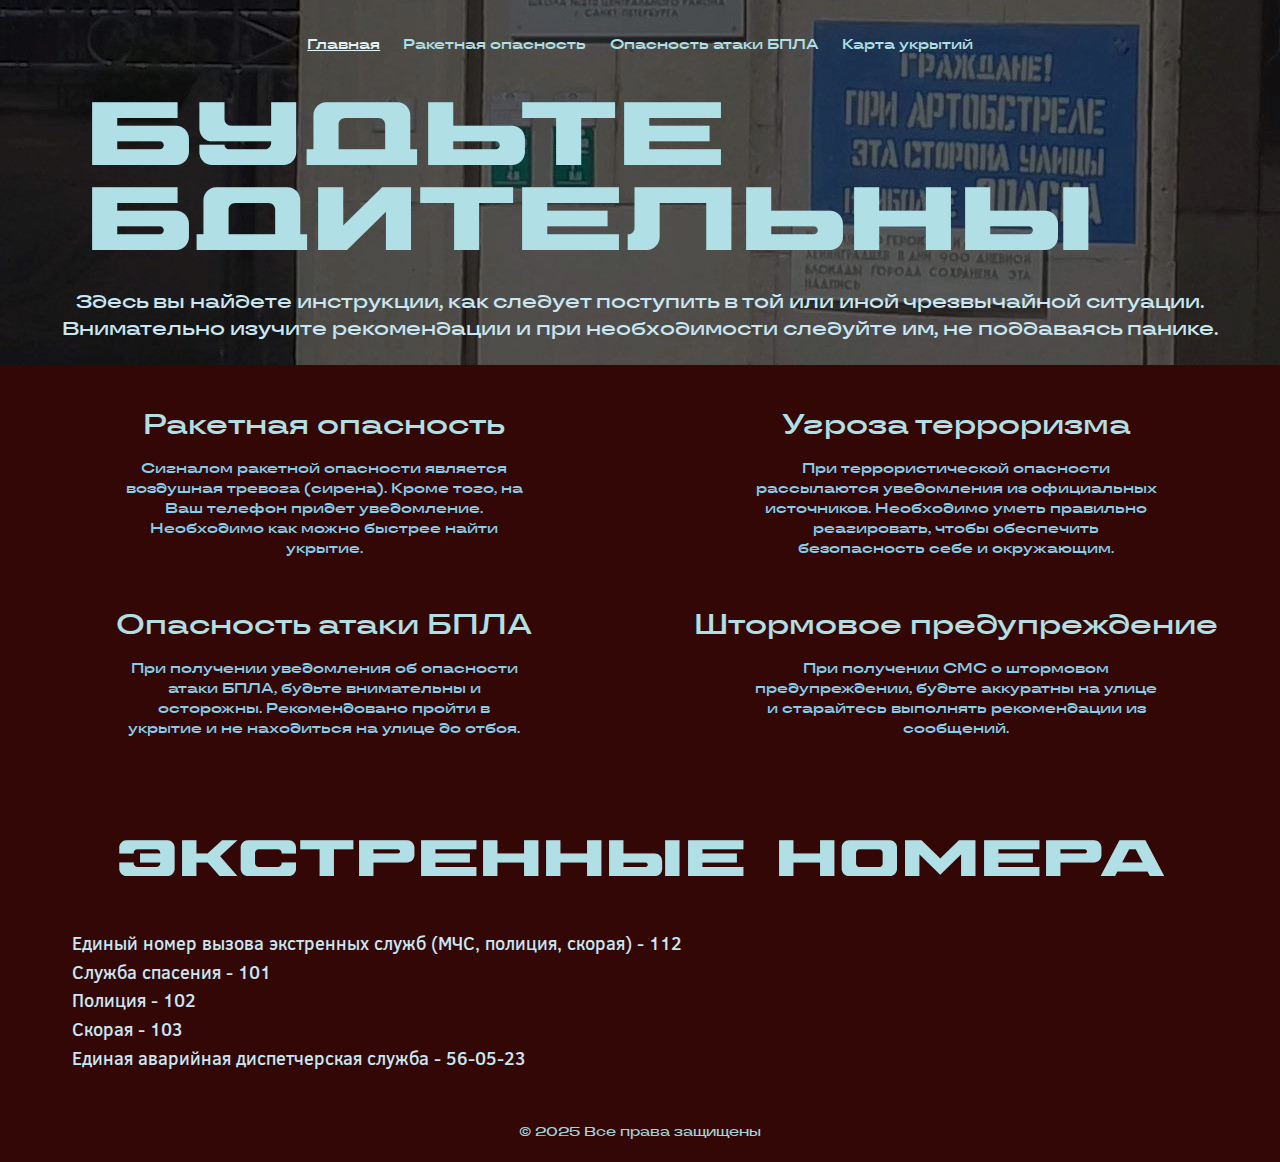
<file: index.html>
<!DOCTYPE html>
<html lang="en">
    <head>
        <meta chapset="utf-8">
        <meta http-equiv="X-UA-Compatible" content="IE=edge">
        <meta name="viewport" content="width=device-width, initial-scale=1.0">
        <link rel="stylesheet" href="дизайник.css">
        <title>Безопасность</title>
        <link rel="icon" type="image.jpeg" href="иконка.jpg">
    </head>
    
    <body> 
        <div class="шапка">
            <span1><u>Главная</u></span1>    
            <span2><a href="ракетная опасность.html"> Ракетная опасность</a></span2>
            <span3><a href="атака бпла.html">Опасность атаки БПЛА</a></span3>
            <span4><a href="укрытия.html">Карта укрытий</a></span4>
        </div>
        <h1>БУДЬТЕ БДИТЕЛЬНЫ</h1>
    <header> 
        <p1>Здесь вы найдете инструкции, как следует поступить в той или иной чрезвычайной ситуации. Внимательно изучите рекомендации и при необходимости следуйте им, не поддаваясь панике.</p1>
    </header>
        <div class="блоки">
            <ul> 
                <li><a href="ракетная опасность.html">Ракетная опасность</a></li>
                <p>Сигналом ракетной опасности является воздушная тревога (сирена). Кроме того, на Ваш телефон придет уведомление. Необходимо как можно быстрее найти укрытие.</p> 
                <li><a href="атака бпла.html">Опасность атаки БПЛА</a></li>
                <p>При получении уведомления об опасности атаки БПЛА, будьте внимательны и осторожны. Рекомендовано пройти в укрытие и не находиться на улице до отбоя.</p> 
            </ul>
            <ul>
                <li><a href="терроризм.html">Угроза терроризма</a></li>
                <p>При террористической опасности рассылаются уведомления из официальных источников. Необходимо уметь правильно реагировать, чтобы обеспечить безопасность себе и окружающим.</p> 
                <li><a href="штормовое предупреждение.html">Штормовое предупреждение</a></li>
                <p>При получении СМС о штормовом предупреждении, будьте аккуратны на улице и старайтесь выполнять рекомендации из сообщений.</p>
            </ul>
        </div>

<h2>ЭКСТРЕННЫЕ НОМЕРА</h2>
<div class="text">
<p2>
Единый номер вызова экстренных служб (МЧС, полиция, скорая) - 112<br>
Служба спасения - 101<br>
Полиция - 102<br>
Скорая - 103<br>
Единая аварийная диспетчерская служба - 56-05-23<br>
</p2>
</div>

<footer>
    <p4>&copy; 2025 Все права защищены</p4>
</footer>
    </body>
</html>
</file>
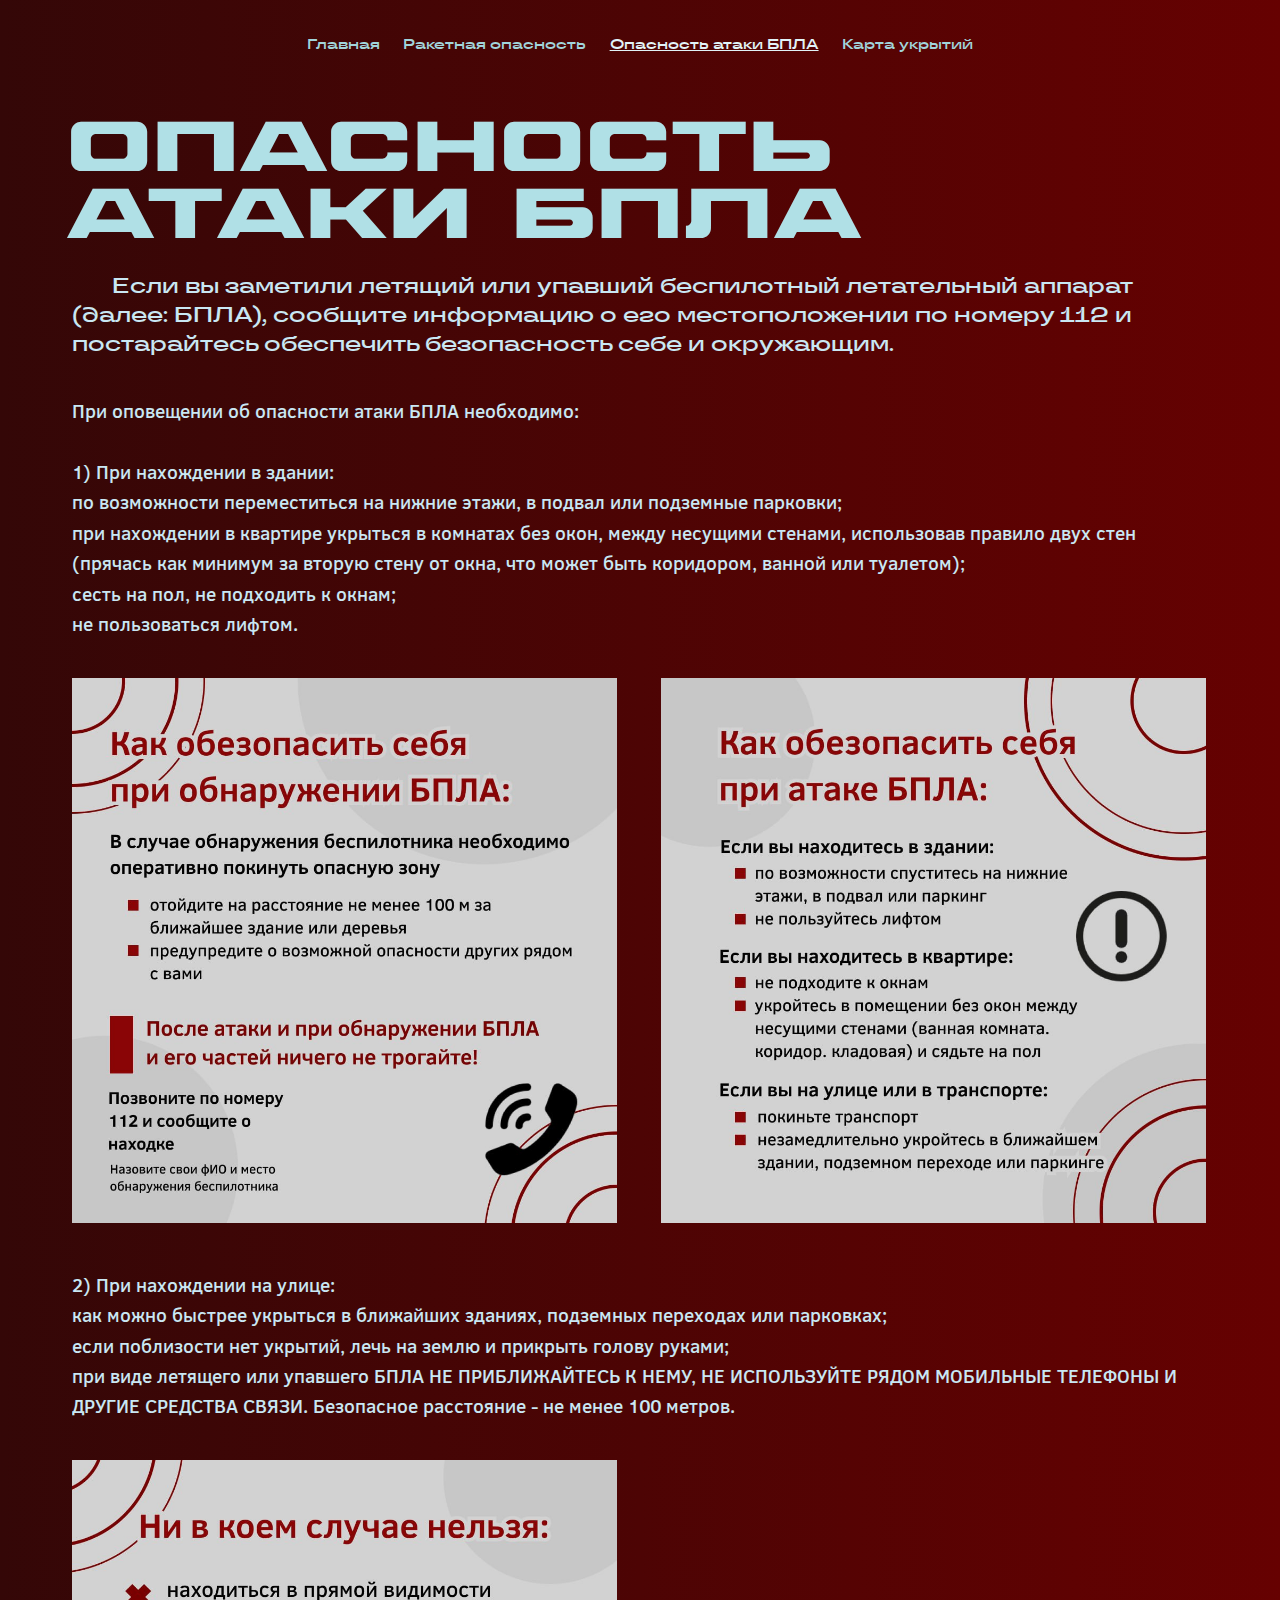
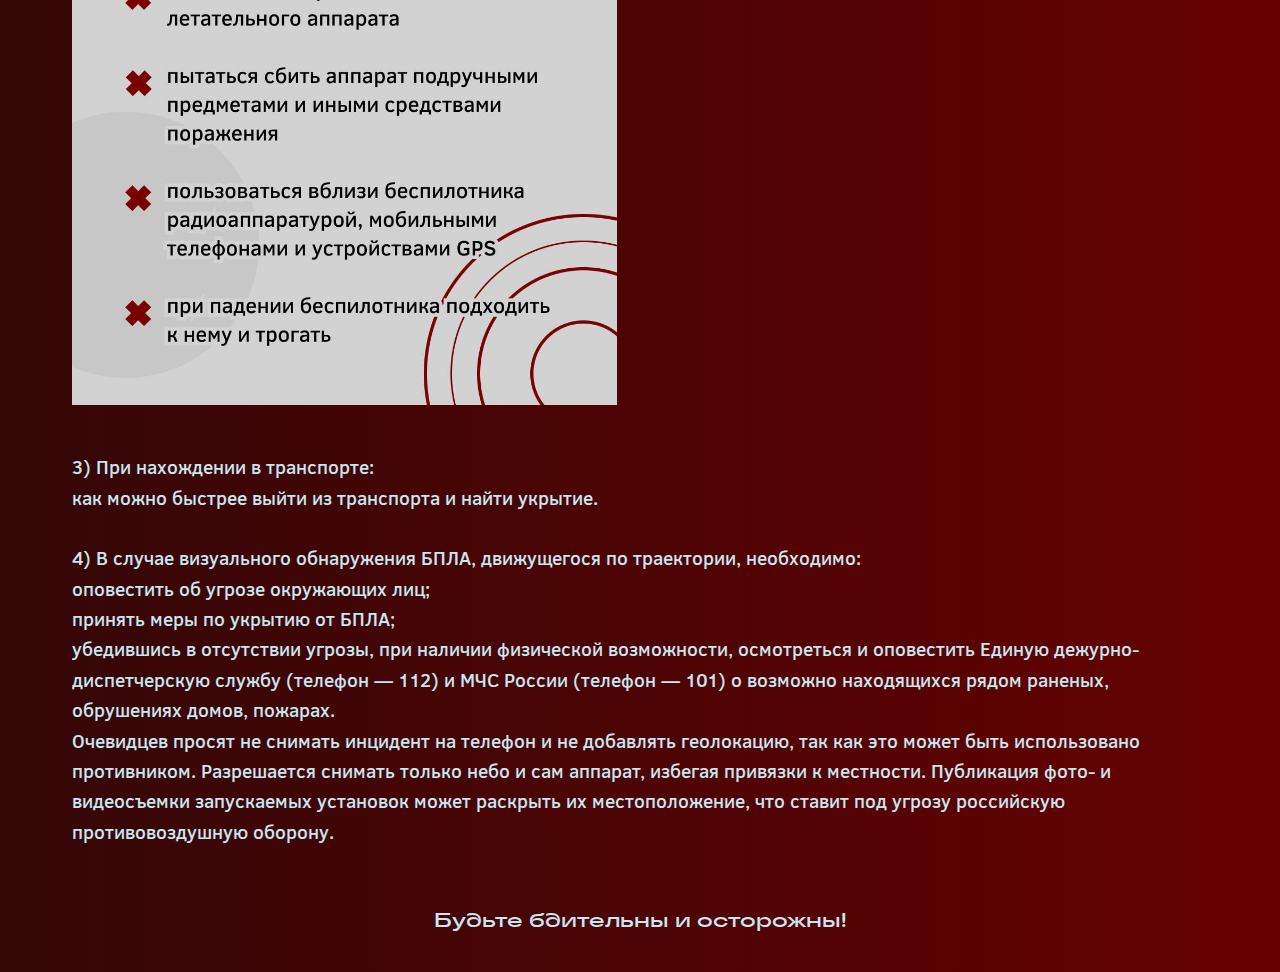
<file: атака бпла.html>
<!DOCTYPE html>
<html lang="en">
    <head>
        <meta chapset="utf-8">
        <meta http-equiv="X-UA-Compatible" content="IE=edge">
        <meta name="viewport" content="width=device-width, initial-scale=1.0">
        <link rel="stylesheet" href="атака бпла.css">
        <title>Опасность атаки БПЛА</title>
        <link rel="icon" type="image.jpeg" href="иконка.jpg">
    </head>
    
    <body>
    <div class="шапка">
            <span1><a href="index.html"> Главная</a></span1>    
            <span2><a href="ракетная опасность.html"> Ракетная опасность</a></span2>
            <span3><u>Опасность атаки БПЛА</u></span3>
            <span4><a href="укрытия.html">Карта укрытий</a></span4>
    </div>
    <h1>ОПАСНОСТЬ АТАКИ БПЛА</h1>
    <header> 
        Если вы заметили летящий или упавший беспилотный летательный аппарат (далее: БПЛА), сообщите информацию о его местоположении по номеру 112 и постарайтесь обеспечить безопасность себе и окружающим.
    </header> 
    <div class="текст">
    <p1>При оповещении об опасности атаки БПЛА необходимо:<br>
        <br>
        1) При нахождении в здании:
        <li>по возможности переместиться на нижние этажи, в подвал или подземные парковки;</li>
        <li>при нахождении в квартире укрыться в комнатах без окон, между несущими стенами, использовав правило двух стен (прячась как минимум за вторую стену от окна, что может быть коридором, ванной или туалетом);</li>
        <li>сесть на пол, не подходить к окнам;</li>
        <li>не пользоваться лифтом.</li>
    </p1>

    <span5><img src="бпла1.jpg"></span5>
    <span><img src="бпла2.jpg"></span>

    <p2>
        <br>
        2) При нахождении на улице:
        <li>как можно быстрее укрыться в ближайших зданиях, подземных переходах или парковках;</li>
        <li>если поблизости нет укрытий, лечь на землю и прикрыть голову руками;</li>
        <li>при виде летящего или упавшего БПЛА НЕ ПРИБЛИЖАЙТЕСЬ К НЕМУ, НЕ ИСПОЛЬЗУЙТЕ РЯДОМ МОБИЛЬНЫЕ ТЕЛЕФОНЫ И ДРУГИЕ СРЕДСТВА СВЯЗИ. Безопасное расстояние - не менее 100 метров.</li>
    </p2>

    <span6><img src="бпла3.jpg"></span6>
    
    <p3>
        <br>
        3) При нахождении в транспорте:
        <li>как можно быстрее выйти из транспорта и найти укрытие.</li>
        <br>
        4) В случае визуального обнаружения БПЛА, движущегося по траектории, необходимо:
        <li>оповестить об угрозе окружающих лиц;</li>
        <li>принять меры по укрытию от БПЛА;</li>
        <li>убедившись в отсутствии угрозы, при наличии физической возможности, осмотреться и оповестить Единую дежурно-диспетчерскую службу (телефон — 112) и МЧС России (телефон — 101) о возможно находящихся рядом раненых, обрушениях домов, пожарах.</li>
        Очевидцев просят не снимать инцидент на телефон и не добавлять геолокацию, так как это может быть использовано противником. Разрешается снимать только небо и сам аппарат, избегая привязки к местности. Публикация фото- и видеосъемки запускаемых установок может раскрыть их местоположение, что ставит под угрозу российскую противовоздушную оборону.
    </p3>
    </div>

<footer>
    Будьте бдительны и осторожны!
</footer>
    </body>
</html>
</file>
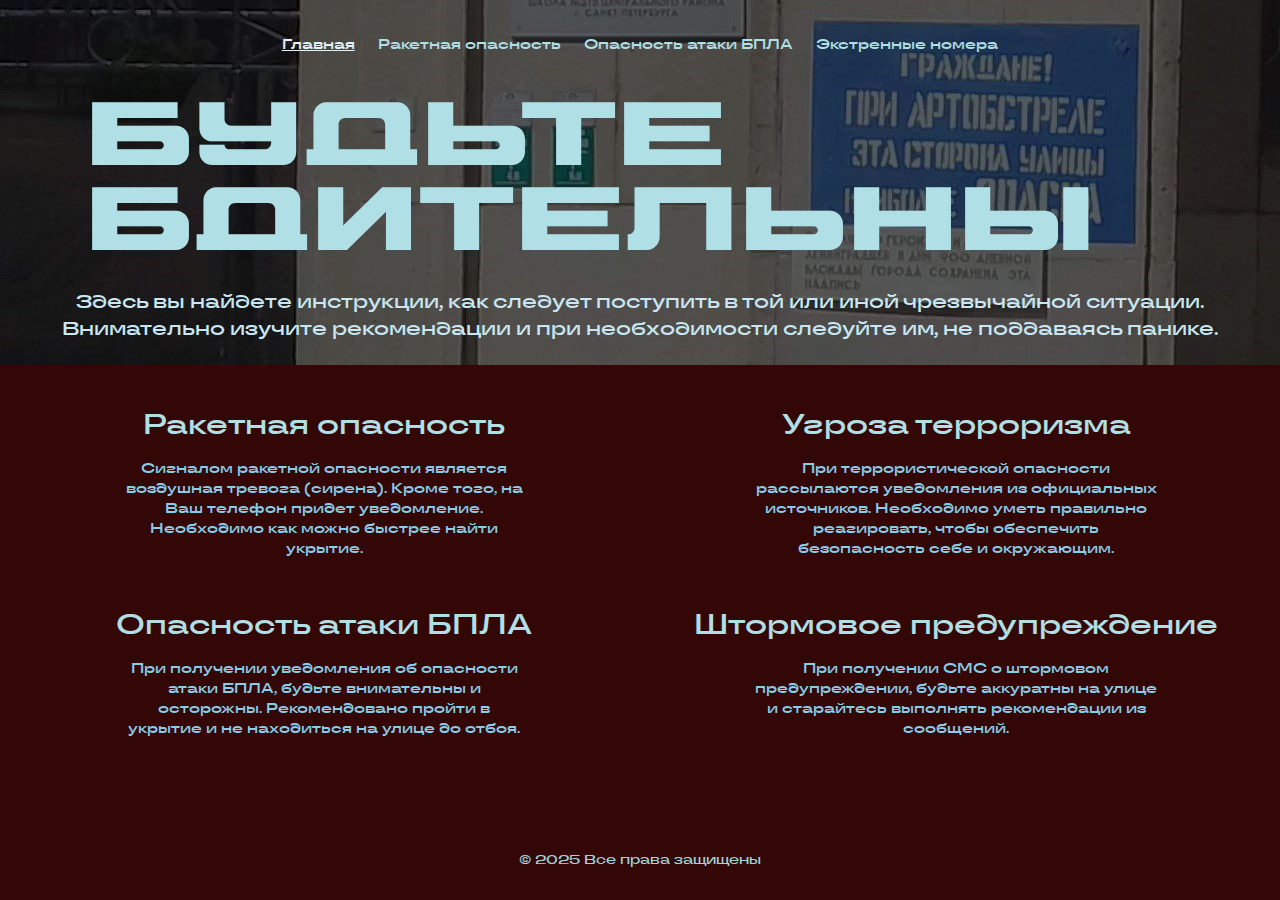
<file: код.html>
<!DOCTYPE html>
<html lang="en">
    <head>
        <meta chapset="utf-8">
        <meta http-equiv="X-UA-Compatible" content="IE=edge">
        <meta name="viewport" content="width=device-width, initial-scale=1.0">
        <link rel="stylesheet" href="дизайник.css">
        <title>Безопасность</title>
       
    </head>
    
    <body> 
        <div class="шапка">
            <span1><u>Главная</u></span1>    
            <span2><a href="ракетная опасность.html"> Ракетная опасность</a></span2>
            <span3><a href="атака бпла.html">Опасность атаки БПЛА</a></span3>
            <span4><a href="номера.html">Экстренные номера</a></span4>
        </div>
        <h1>БУДЬТЕ БДИТЕЛЬНЫ</h1>
    <header> 
        <p1>Здесь вы найдете инструкции, как следует поступить в той или иной чрезвычайной ситуации. Внимательно изучите рекомендации и при необходимости следуйте им, не поддаваясь панике.</p1>
    </header>
        <div class="блоки">
            <ul> 
                <li><a href="ракетная опасность.html">Ракетная опасность</a></li>
                <p>Сигналом ракетной опасности является воздушная тревога (сирена). Кроме того, на Ваш телефон придет уведомление. Необходимо как можно быстрее найти укрытие.</p> 
                <li><a href="атака бпла.html">Опасность атаки БПЛА</a></li>
                <p>При получении уведомления об опасности атаки БПЛА, будьте внимательны и осторожны. Рекомендовано пройти в укрытие и не находиться на улице до отбоя.</p> 
            </ul>
            <ul>
                <li><a href="терроризм.html">Угроза терроризма</a></li>
                <p>При террористической опасности рассылаются уведомления из официальных источников. Необходимо уметь правильно реагировать, чтобы обеспечить безопасность себе и окружающим.</p> 
                <li><a href="штормовое предупреждение.html">Штормовое предупреждение</a></li>
                <p>При получении СМС о штормовом предупреждении, будьте аккуратны на улице и старайтесь выполнять рекомендации из сообщений.</p>
            </ul>
        </div>
        
    <footer>
        <p4>&copy; 2025 Все права защищены</p4>
    </footer>
    </body>



</html>
</file>
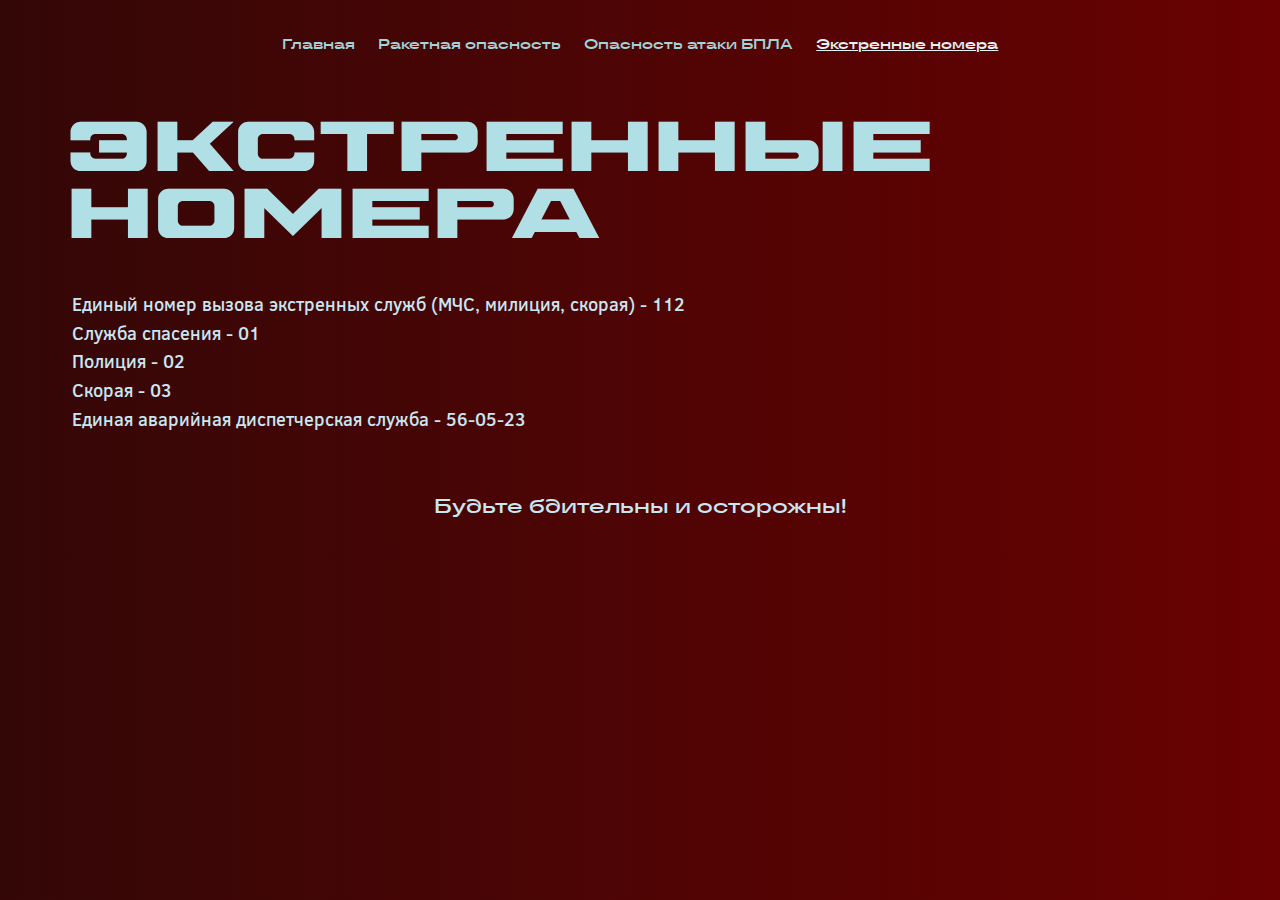
<file: номера.html>
<!DOCTYPE html>
<html lang="en">
    <head>
        <meta chapset="utf-8">
        <meta http-equiv="X-UA-Compatible" content="IE=edge">
        <meta name="viewport" content="width=device-width, initial-scale=1.0">
        <link rel="stylesheet" href="номера.css">
        <title>Экстренные номера</title>
       
    </head>
    
    <body>
        <div class="шапка">
            <span1><a href="index.html"> Главная</a></span1>    
            <span2><a href="ракетная опасность.html"> Ракетная опасность</a></span2>
            <span3><a href="атака бпла.html">Опасность атаки БПЛА</a></span3>
            <span4><u>Экстренные номера</u></span4>
        </div>
        <h1>ЭКСТРЕННЫЕ НОМЕРА</h1>
    
        <div class="текст">
        <p1>
            Единый номер вызова экстренных служб (МЧС, милиция, скорая) - 112<br>
            Служба спасения - 01<br>
            Полиция - 02<br>
            Скорая - 03<br>
            Единая аварийная диспетчерская служба - 56-05-23<br>
        </p1>
        </div>

    <footer>
        Будьте бдительны и осторожны!
    </footer>
    </body>
</html>
</file>
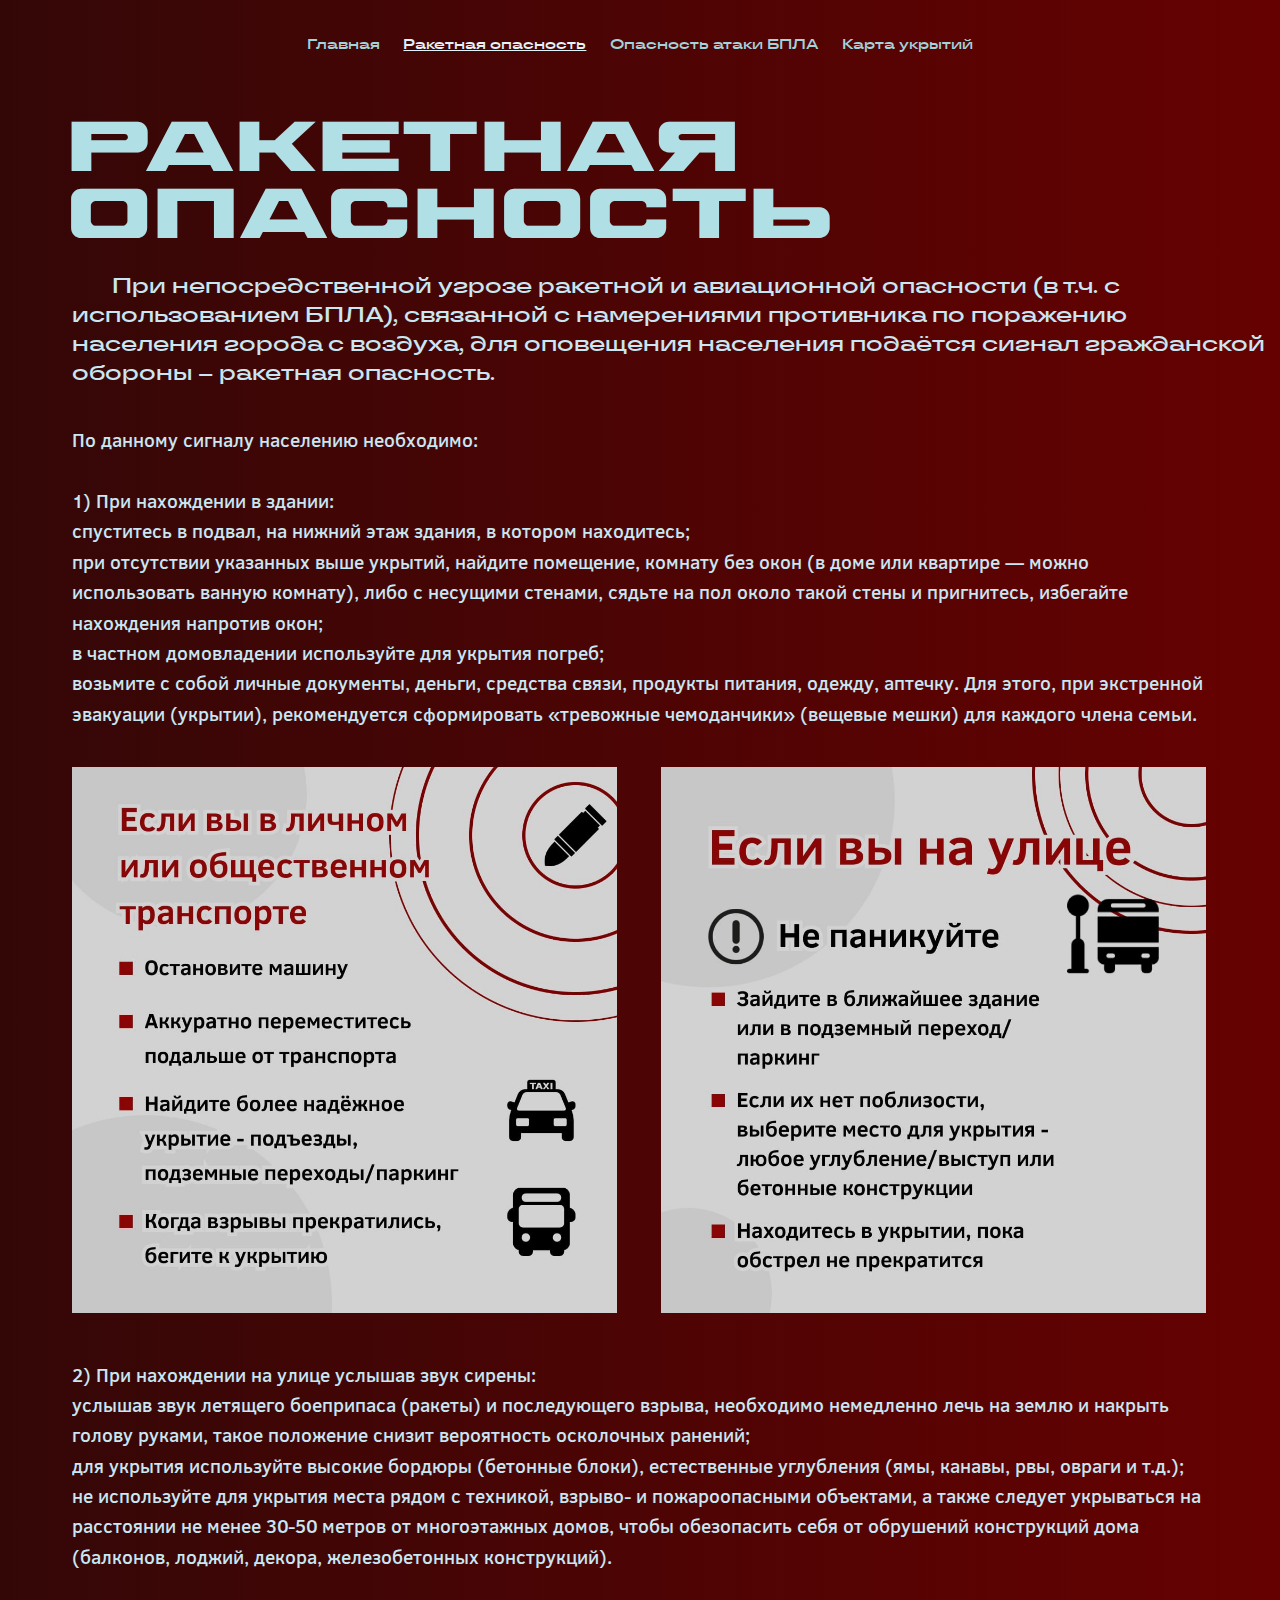
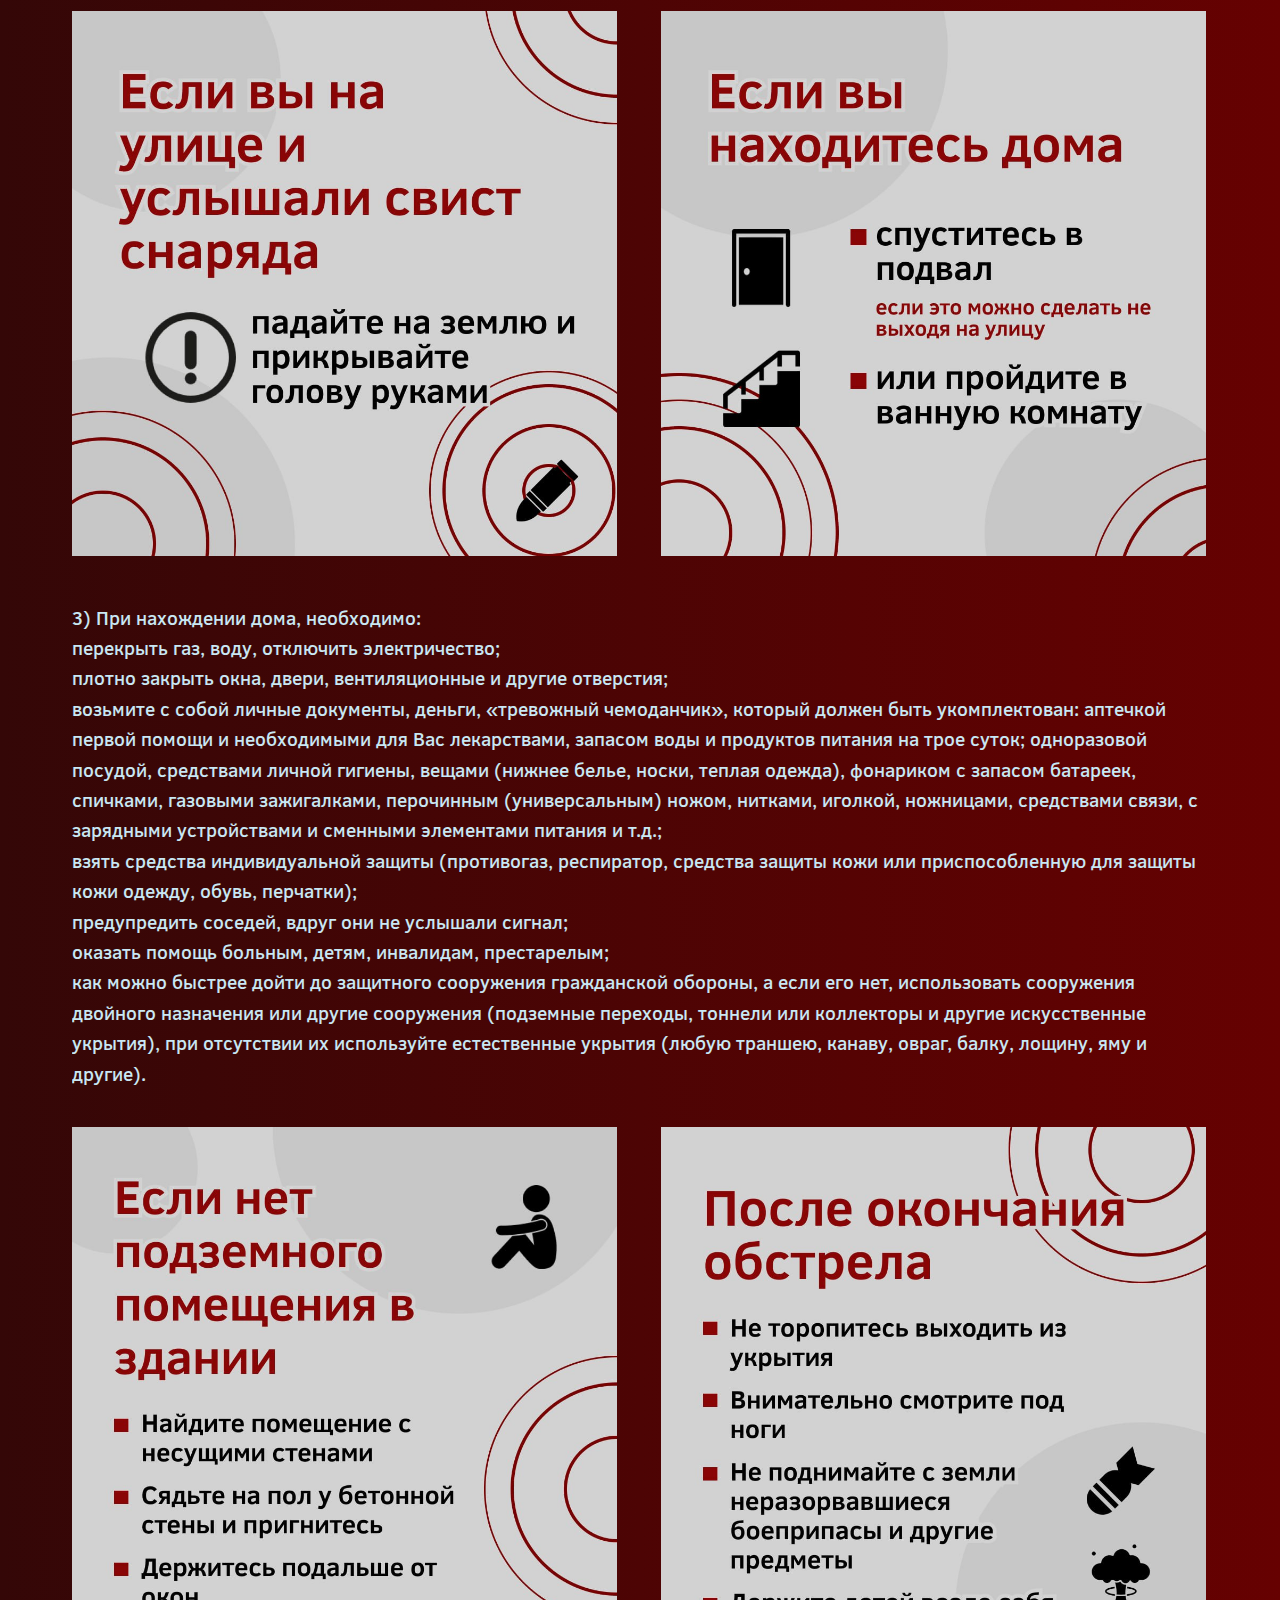
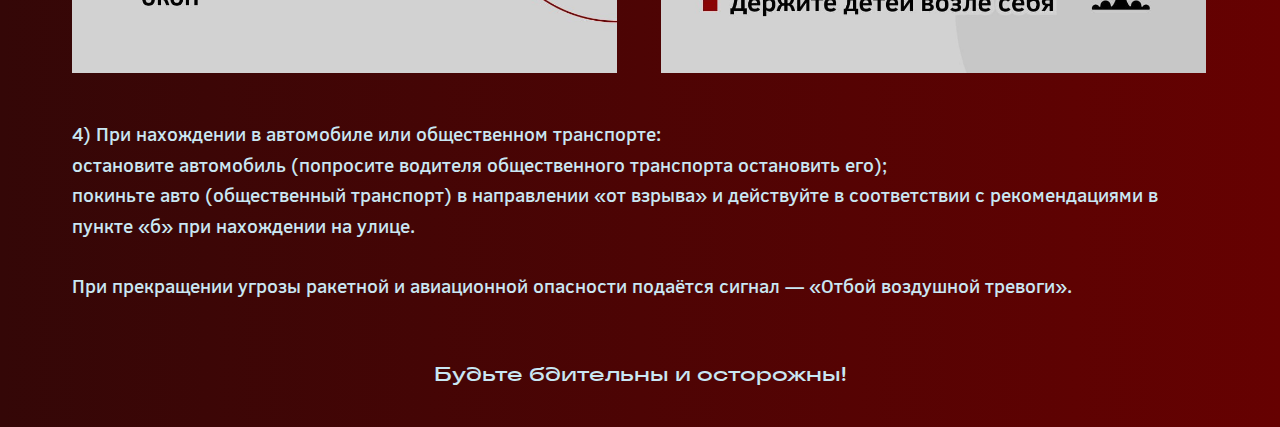
<file: ракетная опасность.html>
<!DOCTYPE html>
<html lang="en">
    <head>
        <meta chapset="utf-8">
        <meta http-equiv="X-UA-Compatible" content="IE=edge">
        <meta name="viewport" content="width=device-width, initial-scale=1.0">
        <link rel="stylesheet" href="ракетная опасность.css">
        <title>Ракетная опасность</title>
        <link rel="icon" type="image.jpeg" href="иконка.jpg">
    </head>
    
    <body>
    <div class="шапка">
        <span1><a href="index.html"> Главная</a></span1>    
        <span2><u>Ракетная опасность</u></span2>
        <span3><a href="атака бпла.html">Опасность атаки БПЛА</a></span3>
        <span4><a href="укрытия.html">Карта укрытий</a></span4>
    </div>
    <h1>РАКЕТНАЯ ОПАСНОСТЬ</h1>
        <header>
            При непосредственной угрозе ракетной и авиационной опасности (в т.ч. с использованием БПЛА), связанной с намерениями противника по поражению населения города с воздуха, для оповещения населения подаётся сигнал гражданской обороны – ракетная опасность.
        </header>
    <div class="текст">
        <p2>
        По данному сигналу населению необходимо:<br>
        <br>
        1) При нахождении в здании:<br>
        <li>спуститесь в подвал, на нижний этаж здания, в котором находитесь;</li>
        <li>при отсутствии указанных выше укрытий, найдите помещение, комнату без окон (в доме или квартире — можно использовать ванную комнату), либо с несущими стенами, сядьте на пол около такой стены и пригнитесь, избегайте нахождения напротив окон;</li>
        <li>в частном домовладении используйте для укрытия погреб;</li>
        <li>возьмите с собой личные документы, деньги, средства связи, продукты питания, одежду, аптечку. Для этого, при экстренной эвакуации (укрытии), рекомендуется сформировать «тревожные чемоданчики» (вещевые мешки) для каждого члена семьи.</li>
        </p2>
        <span5><img src="ракетка1.jpg"></span5>
        <span><img src="ракетка4.jpg"></span>

        <p3>
        <br>
            2) При нахождении на улице услышав звук сирены:<br>
        <li>услышав звук летящего боеприпаса (ракеты) и последующего взрыва, необходимо немедленно лечь на землю и накрыть голову руками, такое положение снизит вероятность осколочных ранений;</li>
        <li>для укрытия используйте высокие бордюры (бетонные блоки), естественные углубления (ямы, канавы, рвы, овраги и т.д.);</li>
        <li>не используйте для укрытия места рядом с техникой, взрыво- и пожароопасными объектами, а также следует укрываться на расстоянии не менее 30-50 метров от многоэтажных домов, чтобы обезопасить себя от обрушений конструкций дома (балконов, лоджий, декора, железобетонных конструкций).</li>
        </p3>

        <span6><img src="ракетка3.jpg"></span6>
        <span><img src="ракетка2.jpg"></span>

        <p5>
        <br>
            3) При нахождении дома, необходимо:<br>
            <li>перекрыть газ, воду, отключить электричество;</li>
            <li>плотно закрыть окна, двери, вентиляционные и другие отверстия;</li>
            <li>возьмите с собой личные документы, деньги, «тревожный чемоданчик», который должен быть укомплектован: аптечкой первой помощи и необходимыми для Вас лекарствами, запасом воды и продуктов питания на трое суток; одноразовой посудой, средствами личной гигиены, вещами (нижнее белье, носки, теплая одежда), фонариком с запасом батареек, спичками, газовыми зажигалками, перочинным (универсальным) ножом, нитками, иголкой, ножницами, средствами связи, с зарядными устройствами и сменными элементами питания и т.д.;</li>
            <li>взять средства индивидуальной защиты (противогаз, респиратор, средства защиты кожи или приспособленную для защиты кожи одежду, обувь, перчатки);</li>
            <li>предупредить соседей, вдруг они не услышали сигнал;</li>
            <li>оказать помощь больным, детям, инвалидам, престарелым;</li>
            <li>как можно быстрее дойти до защитного сооружения гражданской обороны, а если его нет, использовать сооружения двойного назначения или другие сооружения (подземные переходы, тоннели или коллекторы и другие искусственные укрытия), при отсутствии их используйте естественные укрытия (любую траншею, канаву, овраг, балку, лощину, яму и другие).</li> 
        </p5>

        <span7><img src="ракетка5.jpg"></span7>
        <span><img src="ракетка6.jpg"></span>

        <p6>
        <br>
        4) При нахождении в автомобиле или общественном транспорте:<br>
            <li>остановите автомобиль (попросите водителя общественного транспорта остановить его);</li>
            <li>покиньте авто (общественный транспорт) в направлении «от взрыва» и действуйте в соответствии с рекомендациями в пункте «б» при нахождении на улице.</li>
            <br> 
        При прекращении угрозы ракетной и авиационной опасности подаётся сигнал — «Отбой воздушной тревоги».
        </p6>
    </div>

<footer>
    Будьте бдительны и осторожны!
</footer>
    </body>
</html>
</file>
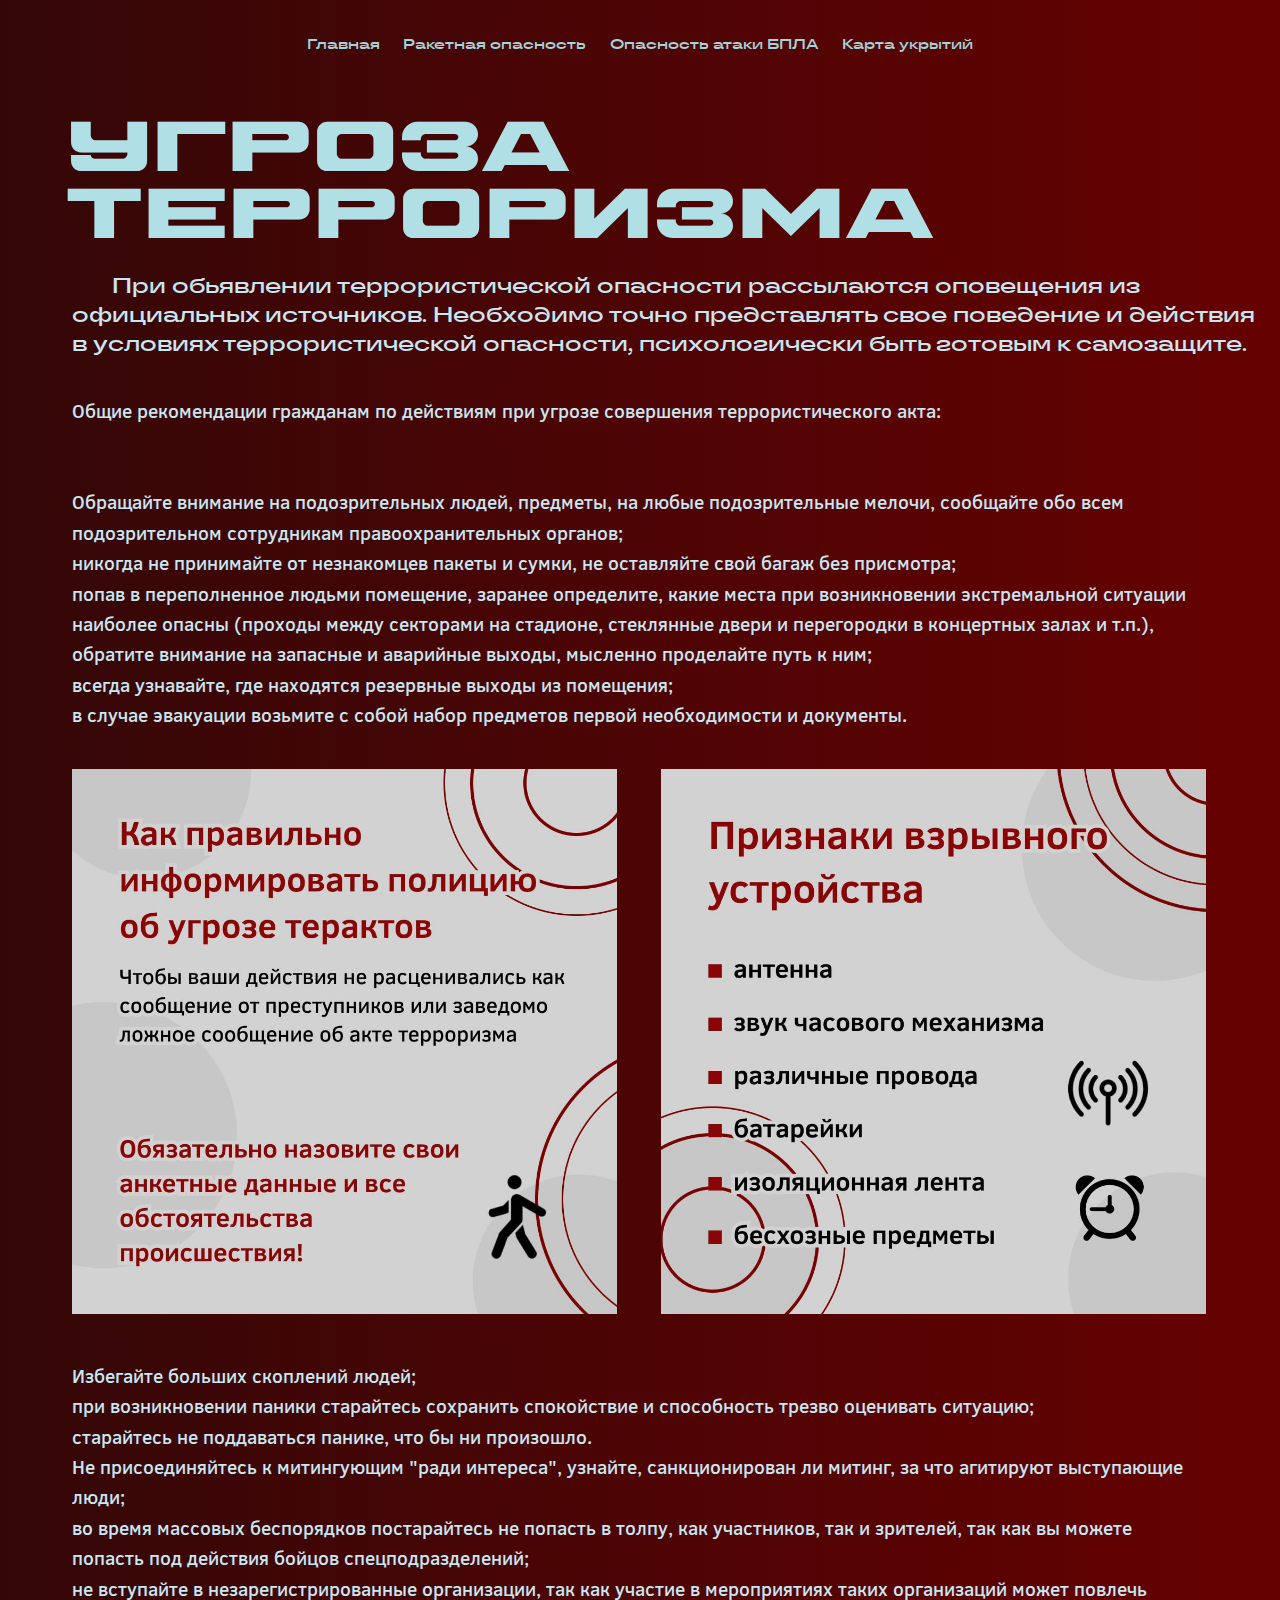
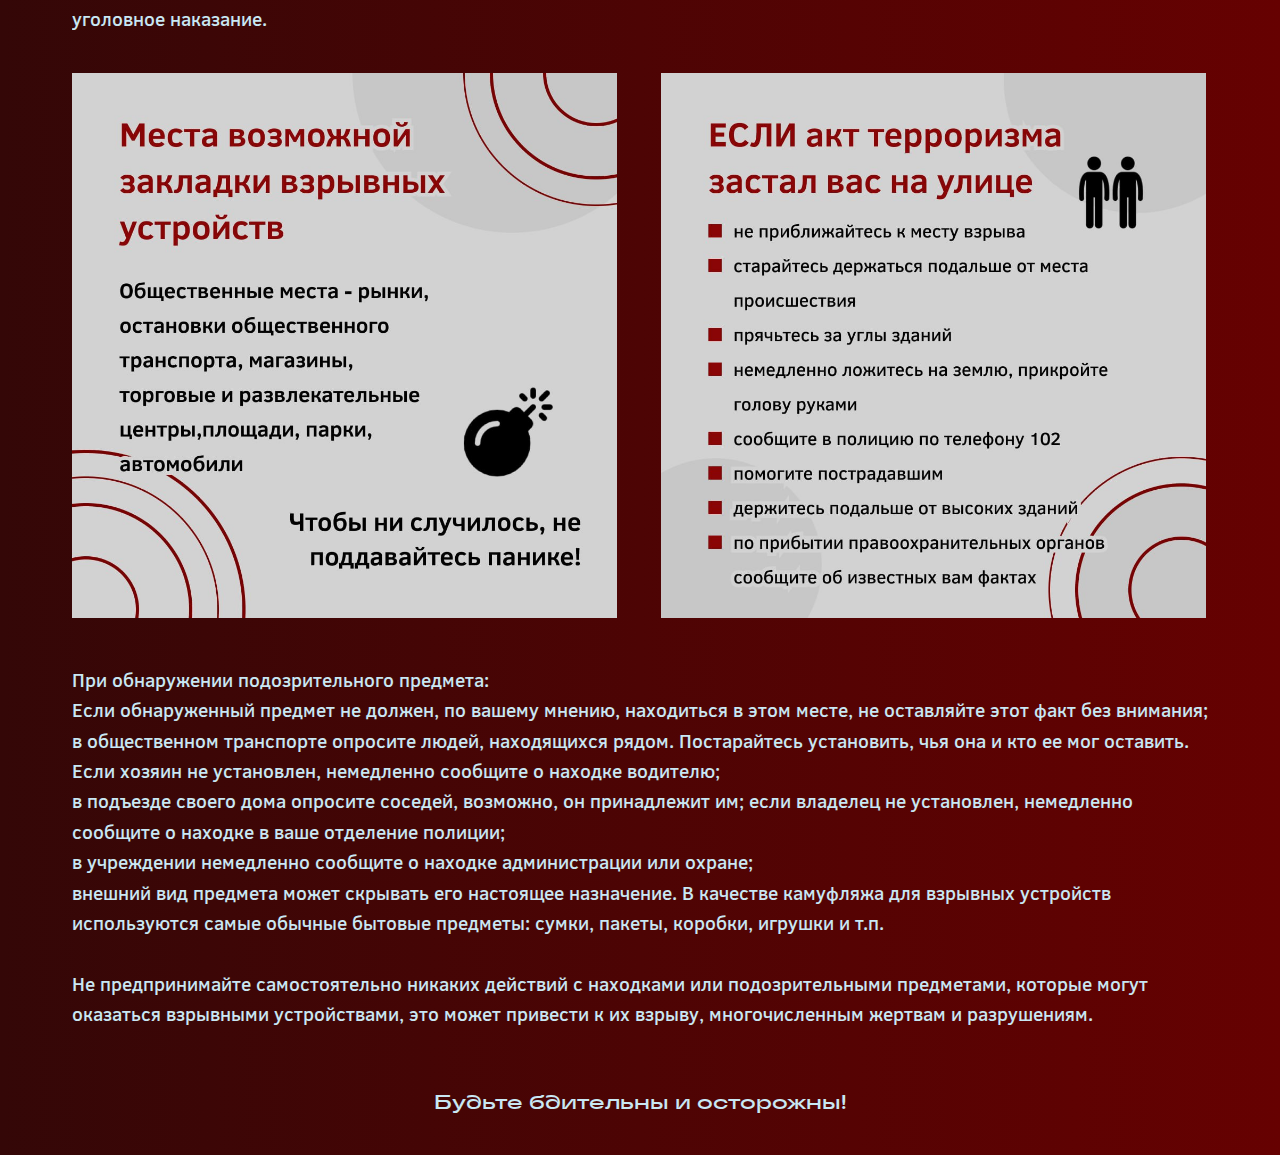
<file: терроризм.html>
<!DOCTYPE html>
<html lang="en">
    <head>
        <meta chapset="utf-8">
        <meta http-equiv="X-UA-Compatible" content="IE=edge">
        <meta name="viewport" content="width=device-width, initial-scale=1.0">
        <link rel="stylesheet" href="терроризм.css">
        <title>Угроза терроризма</title>
        <link rel="icon" type="image.jpeg" href="иконка.jpg">
    </head>
    
    <body>
        <div class="шапка">
            <span1><a href="index.html"> Главная</a></span1>    
            <span2><a href="ракетная опасность.html"> Ракетная опасность</a></span2>
            <span3><a href="атака бпла.html">Опасность атаки БПЛА</a></span3>
            <span4><a href="укрытия.html">Карта укрытий</a></span4>
        </div>
    <h1>УГРОЗА ТЕРРОРИЗМА</h1>
        <header>
            При обьявлении террористической опасности рассылаются оповещения из официальных источников. Необходимо точно представлять свое поведение и действия в условиях террористической опасности, психологически быть готовым к самозащите.
        </header>
        <div class="текст">
        <p2>
            Общие рекомендации гражданам по действиям при угрозе совершения террористического акта:<br>
        <br>
        <br>
        <li>Обращайте внимание на подозрительных людей, предметы, на любые подозрительные мелочи, сообщайте обо всем подозрительном сотрудникам правоохранительных органов;</li>
        <li>никогда не принимайте от незнакомцев пакеты и сумки, не оставляйте свой багаж без присмотра;</li>
        <li>попав в переполненное людьми помещение, заранее определите, какие места при возникновении экстремальной ситуации наиболее опасны (проходы между секторами на стадионе, стеклянные двери и перегородки в концертных залах и т.п.), обратите внимание на запасные и аварийные выходы, мысленно проделайте путь к ним;</li>
        <li>всегда узнавайте, где находятся резервные выходы из помещения;</li>
        <li>в случае эвакуации возьмите с собой набор предметов первой необходимости и документы.</li>
        </p2>
        <span5><img src="терроризм1.jpg"></span5>
        <span><img src="терроризм2.jpg"></span>

        <p3>
        <li>Избегайте больших скоплений людей;</li>
        <li>при возникновении паники старайтесь сохранить спокойствие и способность трезво оценивать ситуацию;</li>
        <li>старайтесь не поддаваться панике, что бы ни произошло.</li>
        </p3>

        <p5>
            <li>Не присоединяйтесь к митингующим "ради интереса", узнайте, санкционирован ли митинг, за что агитируют выступающие люди;</li>
            <li>во время массовых беспорядков постарайтесь не попасть в толпу, как участников, так и зрителей, так как вы можете попасть под действия бойцов спецподразделений;</li>
            <li>не вступайте в незарегистрированные организации, так как участие в мероприятиях таких организаций может повлечь уголовное наказание.</li>
        </p5>

        <span6><img src="терроризм3.jpg"></span6>
        <span><img src="терроризм4.jpg"></span>


        <p6>
            <br>
            При обнаружении подозрительного предмета:<br>
            <li>Если обнаруженный предмет не должен, по вашему мнению, находиться в этом месте, не оставляйте этот факт без внимания;</li>
            <li>в общественном транспорте опросите людей, находящихся рядом. Постарайтесь установить, чья она и кто ее мог оставить. Если хозяин не установлен, немедленно сообщите о находке водителю;</li>
            <li>в подъезде своего дома опросите соседей, возможно, он принадлежит им; если владелец не установлен, немедленно сообщите о находке в ваше отделение полиции;</li>
            <li>в учреждении немедленно сообщите о находке администрации или охране;</li>
            <li>внешний вид предмета может скрывать его настоящее назначение. В качестве камуфляжа для взрывных устройств используются самые обычные бытовые предметы: сумки, пакеты, коробки, игрушки и т.п.</li>
            <br> 
            Не предпринимайте самостоятельно никаких действий с находками или подозрительными предметами, которые могут оказаться взрывными устройствами, это может привести к их взрыву, многочисленным жертвам и разрушениям.


        </p6>
        </div>

<footer>
    Будьте бдительны и осторожны!
</footer>
    </body>
</html>
</file>
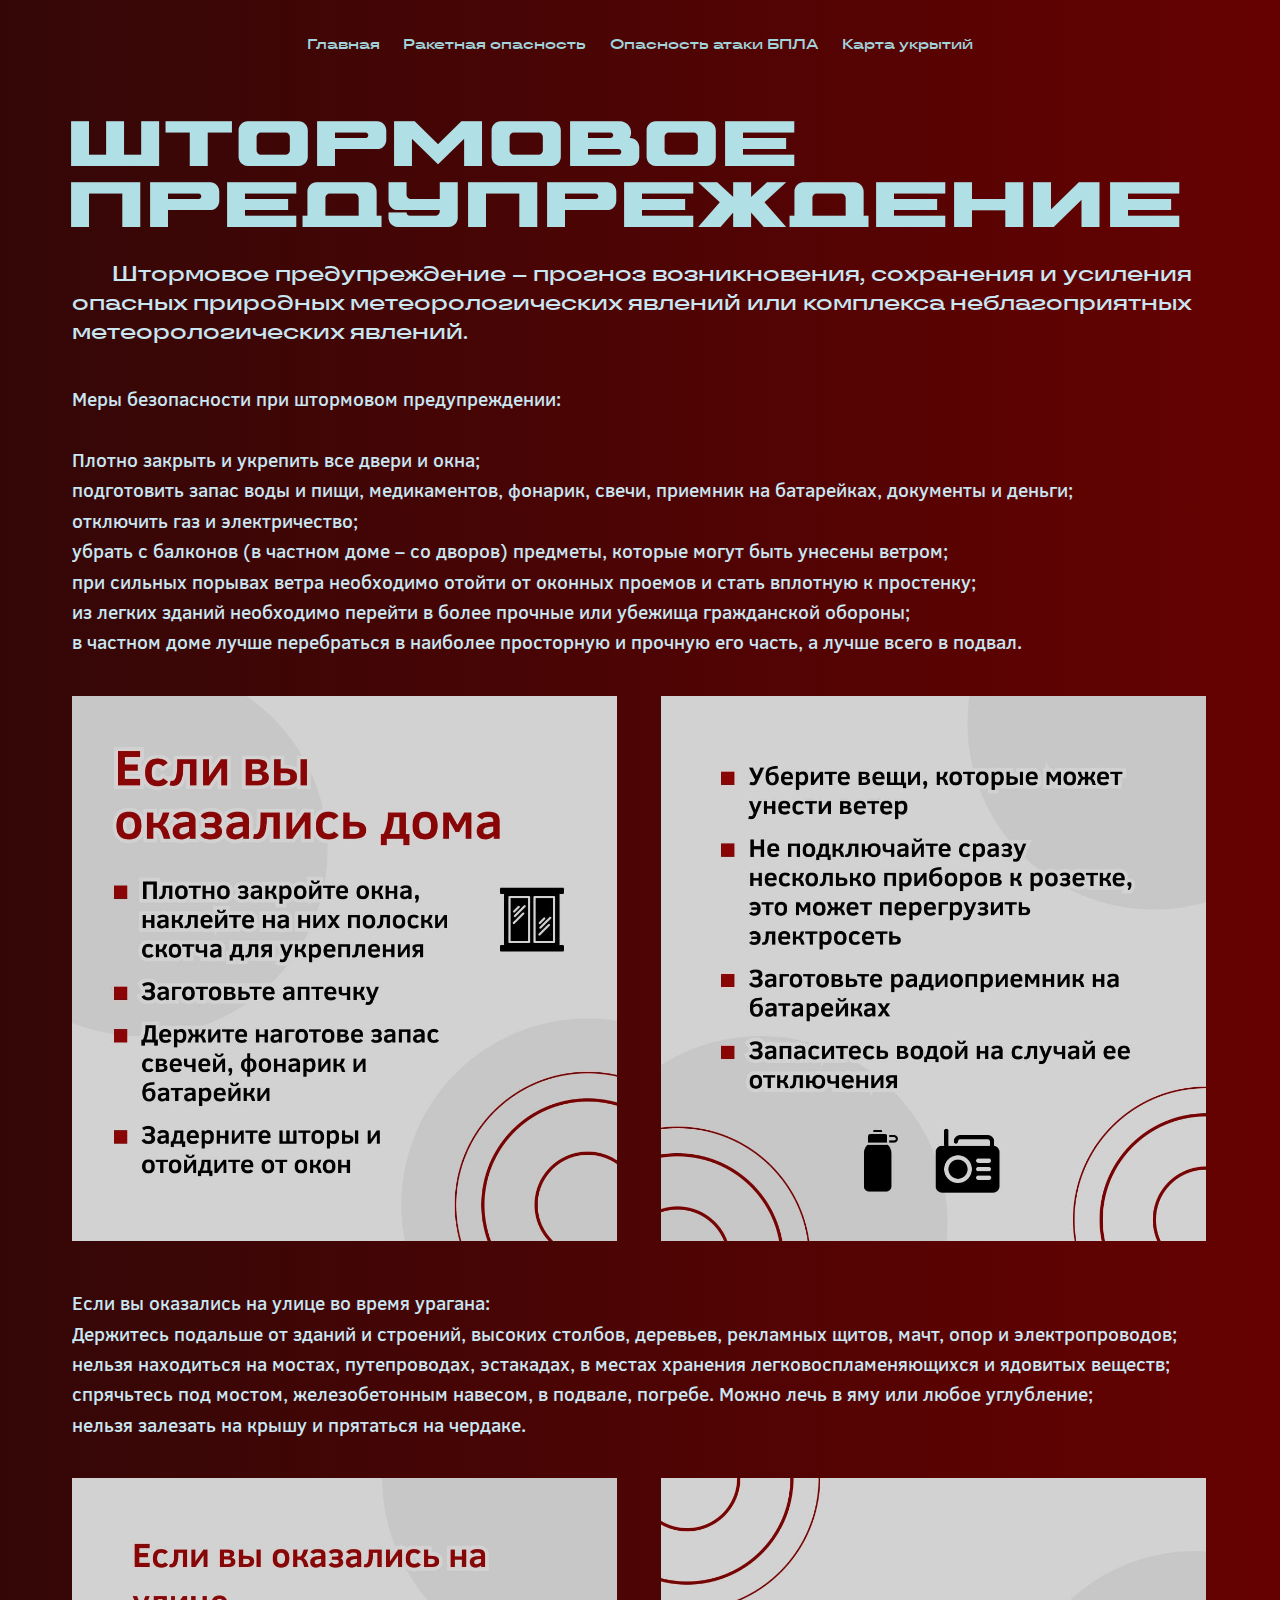
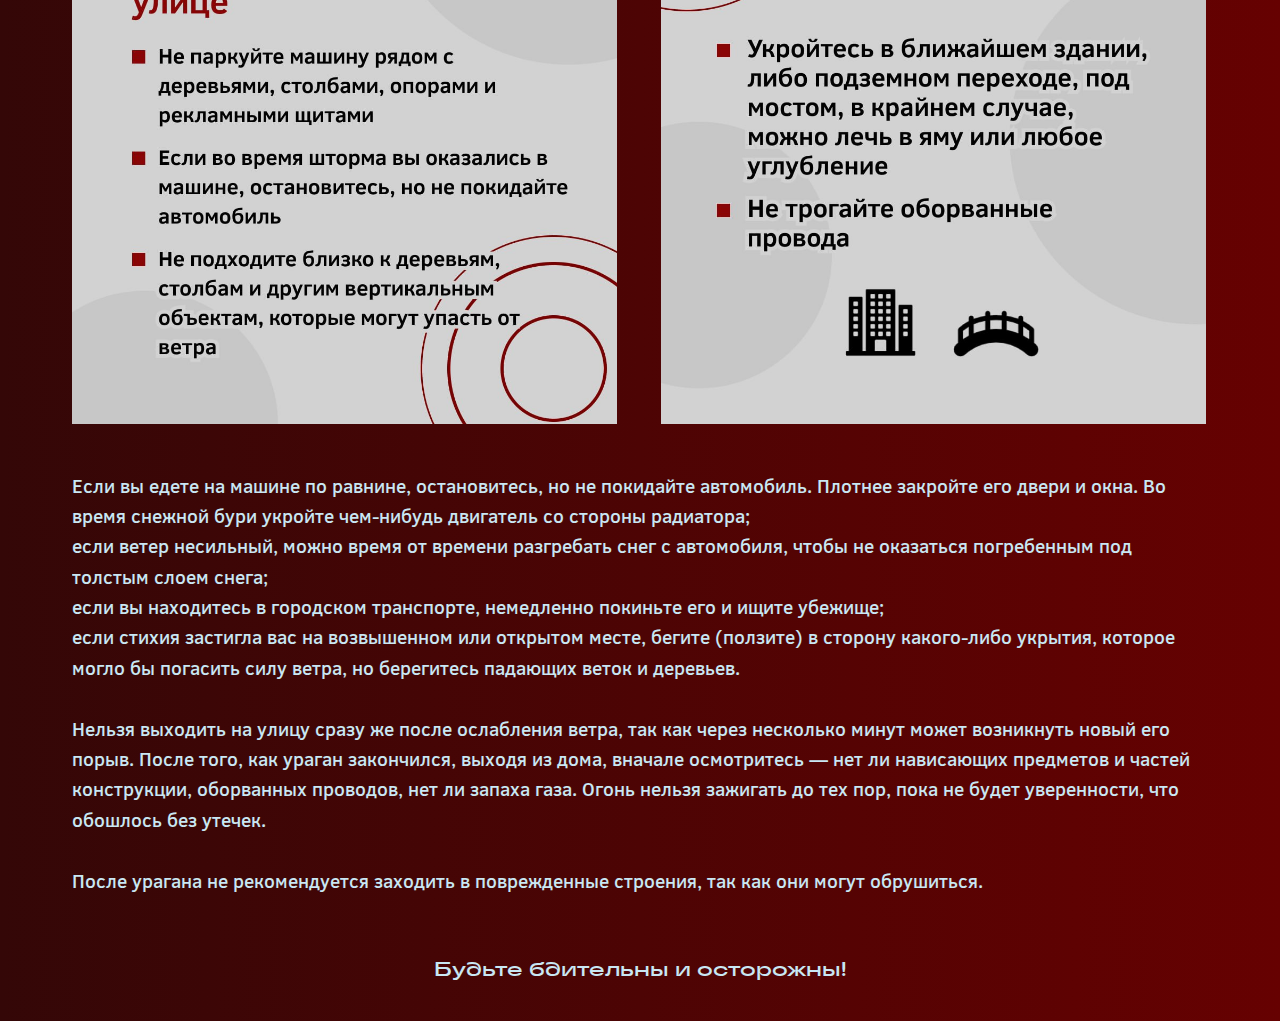
<file: штормовое предупреждение.html>
<!DOCTYPE html>
<html lang="en">
    <head>
        <meta chapset="utf-8">
        <meta http-equiv="X-UA-Compatible" content="IE=edge">
        <meta name="viewport" content="width=device-width, initial-scale=1.0">
        <link rel="stylesheet" href="штормовое предупреждение.css">
        <title>Штормовое предупреждение</title>
        <link rel="icon" type="image.jpeg" href="иконка.jpg">
    </head>
    
    <body>
        <div class="шапка">
            <span1><a href="index.html"> Главная</a></span1>    
            <span2><a href="ракетная опасность.html"> Ракетная опасность</a></span2>
            <span3><a href="атака бпла.html">Опасность атаки БПЛА</a></span3>
            <span4><a href="укрытия.html">Карта укрытий</a></span4>
        </div>
        <h1>ШТОРМОВОЕ ПРЕДУПРЕЖДЕНИЕ</h1>
        <header>
            Штормовое предупреждение – прогноз возникновения, сохранения и усиления опасных природных метеорологических явлений или комплекса неблагоприятных метеорологических явлений.
        </header>
        <div class="текст">
        <p2>
            Меры безопасности при штормовом предупреждении:<br>
        <br>
        <li>Плотно закрыть и укрепить все двери и окна;</li>
        <li>подготовить запас воды и пищи, медикаментов, фонарик, свечи, приемник на батарейках, документы и деньги;</li>
        <li>отключить газ и электричество;</li>
        <li>убрать с балконов (в частном доме – со дворов) предметы, которые могут быть унесены ветром;</li>
        <li>при сильных порывах ветра необходимо отойти от оконных проемов и стать вплотную к простенку;</li>
        <li>из легких зданий необходимо перейти в более прочные или убежища гражданской обороны;</li>
        <li>в частном доме лучше перебраться в наиболее просторную и прочную его часть, а лучше всего в подвал.</li>
        </p2>
        <span5><img src="штормовое1.jpg"></span5>
        <span><img src="штормовое2.jpg"></span>

        <p3>
            <br>
            Если вы оказались на улице во время урагана:<br>
        <li>Держитесь подальше от зданий и строений, высоких столбов, деревьев, рекламных щитов, мачт, опор и электропроводов;</li>
        <li>нельзя находиться на мостах, путепроводах, эстакадах, в местах хранения легковоспламеняющихся и ядовитых веществ;</li>
        <li>спрячьтесь под мостом, железобетонным навесом, в подвале, погребе. Можно лечь в яму или любое углубление;</li>
        <li>нельзя залезать на крышу и прятаться на чердаке.</li>
        </p3>
        

        <span6><img src="штормовое3.jpg"></span6>
        <span><img src="штормовое4.jpg"></span>
        <p4>
            <br>
        <li>Если вы едете на машине по равнине, остановитесь, но не покидайте автомобиль. Плотнее закройте его двери и окна. Во время снежной бури укройте чем-нибудь двигатель со стороны радиатора;</li>
        <li>если ветер несильный, можно время от времени разгребать снег с автомобиля, чтобы не оказаться погребенным под толстым слоем снега;</li>
        <li>если вы находитесь в городском транспорте, немедленно покиньте его и ищите убежище;</li>
        <li>если стихия застигла вас на возвышенном или открытом месте, бегите (ползите) в сторону какого-либо укрытия, которое могло бы погасить силу ветра, но берегитесь падающих веток и деревьев.</li>
        </p4>


        
            <br> 
            Нельзя выходить на улицу сразу же после ослабления ветра, так как через несколько минут может возникнуть новый его порыв. После того, как ураган закончился, выходя из дома, вначале осмотритесь — нет ли нависающих предметов и частей конструкции, оборванных проводов, нет ли запаха газа. Огонь нельзя зажигать до тех пор, пока не будет уверенности, что обошлось без утечек.<br>
            <br>
После урагана не рекомендуется заходить в поврежденные строения, так как они могут обрушиться.


        </p6>
        </div>

<footer>
    Будьте бдительны и осторожны!
</footer>
    </body>
</html>
</file>
<file: дизайник.css>
body{
    background-color:  #340707;
    background-image: url('улица.jpg');
    background-position: top;
    background-repeat:no-repeat;
    background-size: cover;
    height: 15vw;
}

.шапка{
    color:#a1d4db;
    font-family: 'TT Travels Trial Demibold';
    src: url('fonts/TT\ Travels\ Next\ Trial\ Demibold.ttf') format('truetype');
    text-align: center;
    font-size: 1.1vw;
    padding: 2vw;
}

span1{
    padding-right: 1.5vw;
    color:#e1f3f8
}

span2{
    padding-right: 1.5vw;
}

span3{
    padding-right: 1.5vw;
}

span2:hover{
    color:rgb(47, 153, 153);
    transition: 0.5s;
}

span3:hover{
    color:rgb(47, 153, 153);
    transition: 0.5s;
}

span4:hover{
    color:rgb(47, 153, 153);
    transition: 0.5s;
}

h1{
    color:#b0e0e6;
    font-family: 'PaluiSPDemo-Bold';
    src: url('fonth1/PaluiSPDemo-Bold.otf') format('opentype');
    margin-top: 1.5vw;
    font-size: 7vw;
    margin-bottom: 1.5vw;
    margin-left: 6vw;
    width: auto;
    
}

header{
    font-family: 'TT Travels Trial Demibold';
    src: url('fonts/TT\ Travels\ Next\ Trial\ DemiBold.ttf') format('truetype');
    text-align:center;
    color: #c9e7f3;
    font-size: 1.5vw;
    max-width: 100%;
    max-height: 100%;
    width: auto
}

.блоки{
    display: flex;
    text-align: center;
    margin-top: 3.6vw;
    font-family: 'TT Travels Trial Demibold';
    src: url('fonts/TT\ Travels\ Next\ Trial\ DemiBold.ttf') format('truetype');
    color: #87CEEB;
    max-width: 100%;
}

.блоки ul{ 
    flex: 1; 
    padding: 0; 
    list-style-type: none;
}

li{
    font-size: 2.2vw;
    transition: 0.15s;
}

li:hover{
    font-size: 2.3vw;
    transition: 0.15s;
}

a{
    font-family: 'TT Travels Trial Demibold';
    src: url('fonts/TT\ Travels\ Next\ Trial\ DemiBold.ttf') format('truetype');
    color: #b0e0e6;
    text-decoration: none;
}

a:hover{
    color: rgb(40, 138, 168);
    transition: 0.15s;
}

h2{
    color:#b0e0e6;
    font-family: 'PaluiSPDemo-Bold';
    src: url('fonth1/PaluiSPDemo-Bold.otf') format('opentype');
    margin-top: 3vw;
    font-size: 4vw;
    text-align: center;
    width: auto;
    
}

p{
    text-align: center;
    margin-right: 8.7vw;
    margin-left: 8.7vw;
    margin-bottom: 3.6vw;
    font-size: 1.1vw;
    max-width: 100%;
    width: auto;
}

footer{
    color: #a1d4db;
    text-align: center;
    margin-top: 4vw;
    padding-bottom: 1.7vw;
    font-family: 'TT Travels Trial Demibold';
    src: url('fonts/TT\ Travels\ Next\ Trial\ DemiBold.ttf') format('truetype');
    font-size: 1vw;
}

.text{
    font-family: 'Lorenzo Sans Medium';
    src: url('fonts/Lorenzo\ Sans\ Medium.ttf') format('truetype');
    color: #c9e7f3;
    overflow: hidden;
    margin-left: 5vw;
    margin-right: 5vw;
    font-size: 1.4vw;
    text-align: left;
    margin-top: 3vw;
    line-height: 1.6;

}

@font-face{
    font-family: 'PaluiSPDemo-Bold';
    src: url('fonts/PaluiSPDemo-Bold.otf') format('opentype');
}

@font-face{
    font-family: 'TT Travels Trial Demibold';
    src: url('fonts/TT\ Travels\ Next\ Trial\ DemiBold.ttf') format('truetype');
}

@font-face{
    font-family: 'Lorenzo Sans Medium';
    src: url('fonts/Lorenzo\ Sans\ Medium.ttf') format('truetype');
}
</file>
<file: атака бпла.css>
body{
    background: linear-gradient(to right, #340707, #660101);
}

.шапка{
    color:#a1d4db;
    font-family: 'TT Travels Trial Demibold';
    src: url('fonts/TT\ Travels\ Next\ Trial\ Demibold.ttf') format('truetype');
    text-align: center;
    font-size: 1.1vw;
    padding: 2vw
}

span1{
    padding-right: 1.5vw;
}

span2{
    padding-right: 1.5vw;
}

span3{
    padding-right: 1.5vw;
    color:#e1f3f8;
}

h1{
    color:#b0e0e6;
    font-family: 'PaluiSPDemo-Bold';
    src: url('fonth1/PaluiSPDemo-Bold.otf') format('opentype');
    margin-top: 3vw;
    font-size: 5.5vw;
    margin-bottom: 1.5vw;
    margin-left: 4.5vw;
}

a{
    text-decoration: none;
    color:#a1d4db;
}

a:hover{
    color:rgb(47, 153, 153);
    transition: 0.5s;
}

header{
    font-family: 'TT Travels Trial Demibold';
    src: url('fonts/TT\ Travels\ Next\ Trial\ DemiBold.ttf') format('truetype');
    color: #c9e7f3;
    font-size: 21px;
    text-align: left;
    margin-left: 5vw;
    text-indent: 40px;
    margin-right: 4.7vw
}

.текст{
    font-family: 'Lorenzo Sans Medium';
    src: url('fonts/Lorenzo\ Sans\ Medium.ttf') format('truetype');
    color: #c9e7f3;
    overflow: hidden;
    margin-left: 5vw;
    margin-right: 5vw;
    font-size: 19px;
    text-align: left;
    margin-top: 3vw;
    line-height: 1.6;
}

img{
    width: 48%;
    min-width: 300px;
    height: auto;
    margin-top: 3vw;
    margin-bottom: 3vw
}

footer{
    font-family: 'TT Travels Trial Demibold';
    src: url('fonts/TT\ Travels\ Next\ Trial\ DemiBold.ttf') format('truetype');
    color: #c9e7f3;
    font-size: 1.6vw;
    text-align: center;
    margin-bottom: 3vw;
    margin-top: 4.5vw
}

span5{
    padding-right: 3vw;
}

span6{
    padding-right: 3vw;
}

@font-face {
    font-family: 'PaluiSPDemo-Bold';
    src: url('fonts/PaluiSPDemo-Bold.otf') format('opentype');
}

@font-face{
    font-family: 'TT Travels Trial Demibold';
    src: url('fonts/TT\ Travels\ Next\ Trial\ DemiBold.ttf') format('truetype');
}

@font-face {
    font-family: 'Lorenzo Sans Medium';
    src: url('fonts/Lorenzo\ Sans\ Medium.ttf') format('truetype');
}
</file>
<file: номера.css>
body {
    background: linear-gradient(to right, #340707, #690101);
}

.шапка {
    color:#a1d4db;
    font-family: 'TT Travels Trial Demibold';
    src: url('fonts/TT\ Travels\ Next\ Trial\ Demibold.ttf') format('truetype');
    text-align: center;
    font-size: 1.1vw;
    padding: 2vw
}


.текст{
    font-family: 'Lorenzo Sans Medium';
    src: url('fonts/Lorenzo\ Sans\ Medium.ttf') format('truetype');
    color: #c9e7f3;
    overflow: hidden;
    margin-left: 5vw;
    margin-right: 5vw;
    font-size: 1.4vw;
    text-align: left;
    margin-top: 3vw;
    line-height: 1.6;
}
span1:hover{
    color:rgb(47, 153, 153);
    transition: 0.5s;
}

span2:hover{
    color:rgb(47, 153, 153);
    transition: 0.5s;
}

span3:hover{
    color:rgb(47, 153, 153);
    transition: 0.5s;
}

span1 {
    padding-right: 1.5vw;
}

span2 {
    padding-right: 1.5vw;
    
}
span3{
    padding-right: 1.5vw;
}

span4 {
    color:#e1f3f8;
    
}

h1 {
    color:#b0e0e6;
    font-family: 'PaluiSPDemo-Bold';
    src: url('fonth1/PaluiSPDemo-Bold.otf') format('opentype');
    margin-top: 3vw;
    font-size: 5.5vw;
    margin-bottom: 1.5vw;
    margin-left: 4.5vw;
}

a{
    text-decoration: none;
    color:#a1d4db;
}

a:hover{
    color:rgb(47, 153, 153);
    transition: 0.5s;
}



footer{
    font-family: 'TT Travels Trial Demibold';
    src: url('fonts/TT\ Travels\ Next\ Trial\ DemiBold.ttf') format('truetype');
    color: #c9e7f3;
    font-size: 1.6vw;
    text-align: center;
    margin-bottom: 3vw;
    margin-top: 4.5vw
}

@font-face {
    font-family: 'PaluiSPDemo-Bold';
    src: url('fonts/PaluiSPDemo-Bold.otf') format('opentype');
}

@font-face{
    font-family: 'TT Travels Trial Demibold';
    src: url('fonts/TT\ Travels\ Next\ Trial\ DemiBold.ttf') format('truetype');
}

@font-face {
    font-family: 'Lorenzo Sans Medium';
    src: url('fonts/Lorenzo\ Sans\ Medium.ttf') format('truetype');
}
</file>
<file: ракетная опасность.css>
body{
    background: linear-gradient(to right, #340707, #660101);
}

.шапка{
    color:#a1d4db;
    font-family: 'TT Travels Trial Demibold';
    src: url('fonts/TT\ Travels\ Next\ Trial\ Demibold.ttf') format('truetype');
    text-align: center;
    font-size: 1.1vw;
    padding: 2vw
}

span1{
    padding-right: 1.5vw;
}

span2{
    padding-right: 1.5vw;
    color:#e1f3f8;
}

span3{
    padding-right: 1.5vw;
}

h1{
    color:#b0e0e6;
    font-family: 'PaluiSPDemo-Bold';
    src: url('fonth1/PaluiSPDemo-Bold.otf') format('opentype');
    margin-top: 3vw;
    font-size: 5.5vw;
    margin-bottom: 1.5vw;
    margin-left: 4.5vw;
}

a{
    text-decoration: none;
    color:#a1d4db;
}

a:hover{
    color:rgb(47, 153, 153);
    transition: 0.5s;
}

header{
    font-family: 'TT Travels Trial Demibold';
    src: url('fonts/TT\ Travels\ Next\ Trial\ DemiBold.ttf') format('truetype');
    color: #c9e7f3;
    font-size: 21px;
    text-align: left;
    margin-left: 5vw;
    text-indent: 40px
}

.текст{
    font-family: 'Lorenzo Sans Medium';
    src: url('fonts/Lorenzo\ Sans\ Medium.ttf') format('truetype');
    color: #c9e7f3;
    overflow: hidden;
    margin-left: 5vw;
    margin-right: 5vw;
    font-size: 19px;
    text-align: left;
    margin-top: 3vw;
    line-height: 1.6;
}

img{
    width: 48%;
    min-width: 300px;
    height: auto;
    margin-top: 3vw;
    margin-bottom: 3vw;
}

span5{
    padding-right: 3vw;
}

span6{
    padding-right: 3vw;
}

span7{
    padding-right: 3vw;
}

footer{
    font-family: 'TT Travels Trial Demibold';
    src: url('fonts/TT\ Travels\ Next\ Trial\ DemiBold.ttf') format('truetype');
    color: #c9e7f3;
    font-size: 1.6vw;
    text-align: center;
    margin-bottom: 3vw;
    margin-top: 4.5vw
}

@font-face{
    font-family: 'Lorenzo Sans Medium';
    src: url('fonts/Lorenzo\ Sans\ Medium.ttf') format('truetype');
}

@font-face{
    font-family: 'PaluiSPDemo-Bold';
    src: url('fonts/PaluiSPDemo-Bold.otf') format('opentype');
}

@font-face{
    font-family: 'TT Travels Trial Demibold';
    src: url('fonts/TT\ Travels\ Next\ Trial\ DemiBold.ttf') format('truetype');
}
</file>
<file: терроризм.css>
body{
    background: linear-gradient(to right, #340707, #660101);
}

.шапка{
    color:#a1d4db;
    font-family: 'TT Travels Trial Demibold';
    src: url('fonts/TT\ Travels\ Next\ Trial\ Demibold.ttf') format('truetype');
    text-align: center;
    font-size: 1.1vw;
    padding: 2vw
}

span1{
    padding-right: 1.5vw;
}

span2{
    padding-right: 1.5vw;
}

span3{
    padding-right: 1.5vw;
}

h1{
    color:#b0e0e6;
    font-family: 'PaluiSPDemo-Bold';
    src: url('fonth1/PaluiSPDemo-Bold.otf') format('opentype');
    margin-top: 3vw;
    font-size: 5.5vw;
    margin-bottom: 1.5vw;
    margin-left: 4.5vw;
}

a{
    text-decoration: none;
    color:#a1d4db;
}

a:hover{
    color:rgb(47, 153, 153);
    transition: 0.5s;
}

header{
    font-family: 'TT Travels Trial Demibold';
    src: url('fonts/TT\ Travels\ Next\ Trial\ DemiBold.ttf') format('truetype');
    color: #c9e7f3;
    font-size: 21px;
    text-align: left;
    margin-left: 5vw;
    text-indent: 40px
}

.текст{
    font-family: 'Lorenzo Sans Medium';
    src: url('fonts/Lorenzo\ Sans\ Medium.ttf') format('truetype');
    color: #c9e7f3;
    overflow: hidden;
    margin-left: 5vw;
    margin-right: 5vw;
    font-size: 19px;
    text-align: left;
    margin-top: 3vw;
    line-height: 1.6;
}

img{
    width: 48%;
    min-width: 300px;
    height: auto;
    margin-top: 3vw;
    margin-bottom: 3vw
}

span5{
    padding-right: 3vw;
}

span6{
    padding-right: 3vw;
}

footer{
    font-family: 'TT Travels Trial Demibold';
    src: url('fonts/TT\ Travels\ Next\ Trial\ DemiBold.ttf') format('truetype');
    color: #c9e7f3;
    font-size: 1.6vw;
    text-align: center;
    margin-bottom: 3vw;
    margin-top: 4.5vw
}

@font-face {
    font-family: 'Lorenzo Sans Medium';
    src: url('fonts/Lorenzo\ Sans\ Medium.ttf') format('truetype');
}

@font-face {
    font-family: 'PaluiSPDemo-Bold';
    src: url('fonts/PaluiSPDemo-Bold.otf') format('opentype');
}

@font-face{
    font-family: 'TT Travels Trial Demibold';
    src: url('fonts/TT\ Travels\ Next\ Trial\ DemiBold.ttf') format('truetype');
}
</file>
<file: штормовое предупреждение.css>
body{
    background: linear-gradient(to right, #340707, #660101);
}

.шапка{
    color:#a1d4db;
    font-family: 'TT Travels Trial Demibold';
    src: url('fonts/TT\ Travels\ Next\ Trial\ Demibold.ttf') format('truetype');
    text-align: center;
    font-size: 1.1vw;
    padding: 2vw
}

span1{
    padding-right: 1.5vw;
}

span2{
    padding-right: 1.5vw;
    color:#e1f3f8;
}

span3{
    padding-right: 1.5vw;
}

h1{
    color:#b0e0e6;
    font-family: 'PaluiSPDemo-Bold';
    src: url('fonth1/PaluiSPDemo-Bold.otf') format('opentype');
    margin-top: 3vw;
    font-size: 5vw;
    margin-bottom: 1.5vw;
    margin-left: 4.5vw;
}

a{
    text-decoration: none;
    color:#a1d4db;
}

a:hover{
    color:rgb(47, 153, 153);
    transition: 0.5s;
}

header{
    font-family: 'TT Travels Trial Demibold';
    src: url('fonts/TT\ Travels\ Next\ Trial\ DemiBold.ttf') format('truetype');
    color: #c9e7f3;
    font-size: 21px;
    text-align: left;
    margin-left: 5vw;
    text-indent: 40px
}

.текст{
    font-family: 'Lorenzo Sans Medium';
    src: url('fonts/Lorenzo\ Sans\ Medium.ttf') format('truetype');
    color: #c9e7f3;
    overflow: hidden;
    margin-left: 5vw;
    margin-right: 5vw;
    font-size: 19px;
    text-align: left;
    margin-top: 3vw;
    line-height: 1.6;
}

img{
    width: 48%;
    min-width: 300px;
    height: auto;
    margin-top: 3vw;
    margin-bottom: 3vw
}

span5{
    padding-right: 3vw;
}

span6{
    padding-right: 3vw;
}

footer{
    font-family: 'TT Travels Trial Demibold';
    src: url('fonts/TT\ Travels\ Next\ Trial\ DemiBold.ttf') format('truetype');
    color: #c9e7f3;
    font-size: 1.6vw;
    text-align: center;
    margin-bottom: 3vw;
    margin-top: 4.5vw
}

@font-face {
    font-family: 'Lorenzo Sans Medium';
    src: url('fonts/Lorenzo\ Sans\ Medium.ttf') format('truetype');
}

@font-face {
    font-family: 'PaluiSPDemo-Bold';
    src: url('fonts/PaluiSPDemo-Bold.otf') format('opentype');
}

@font-face{
    font-family: 'TT Travels Trial Demibold';
    src: url('fonts/TT\ Travels\ Next\ Trial\ DemiBold.ttf') format('truetype');
}
</file>
